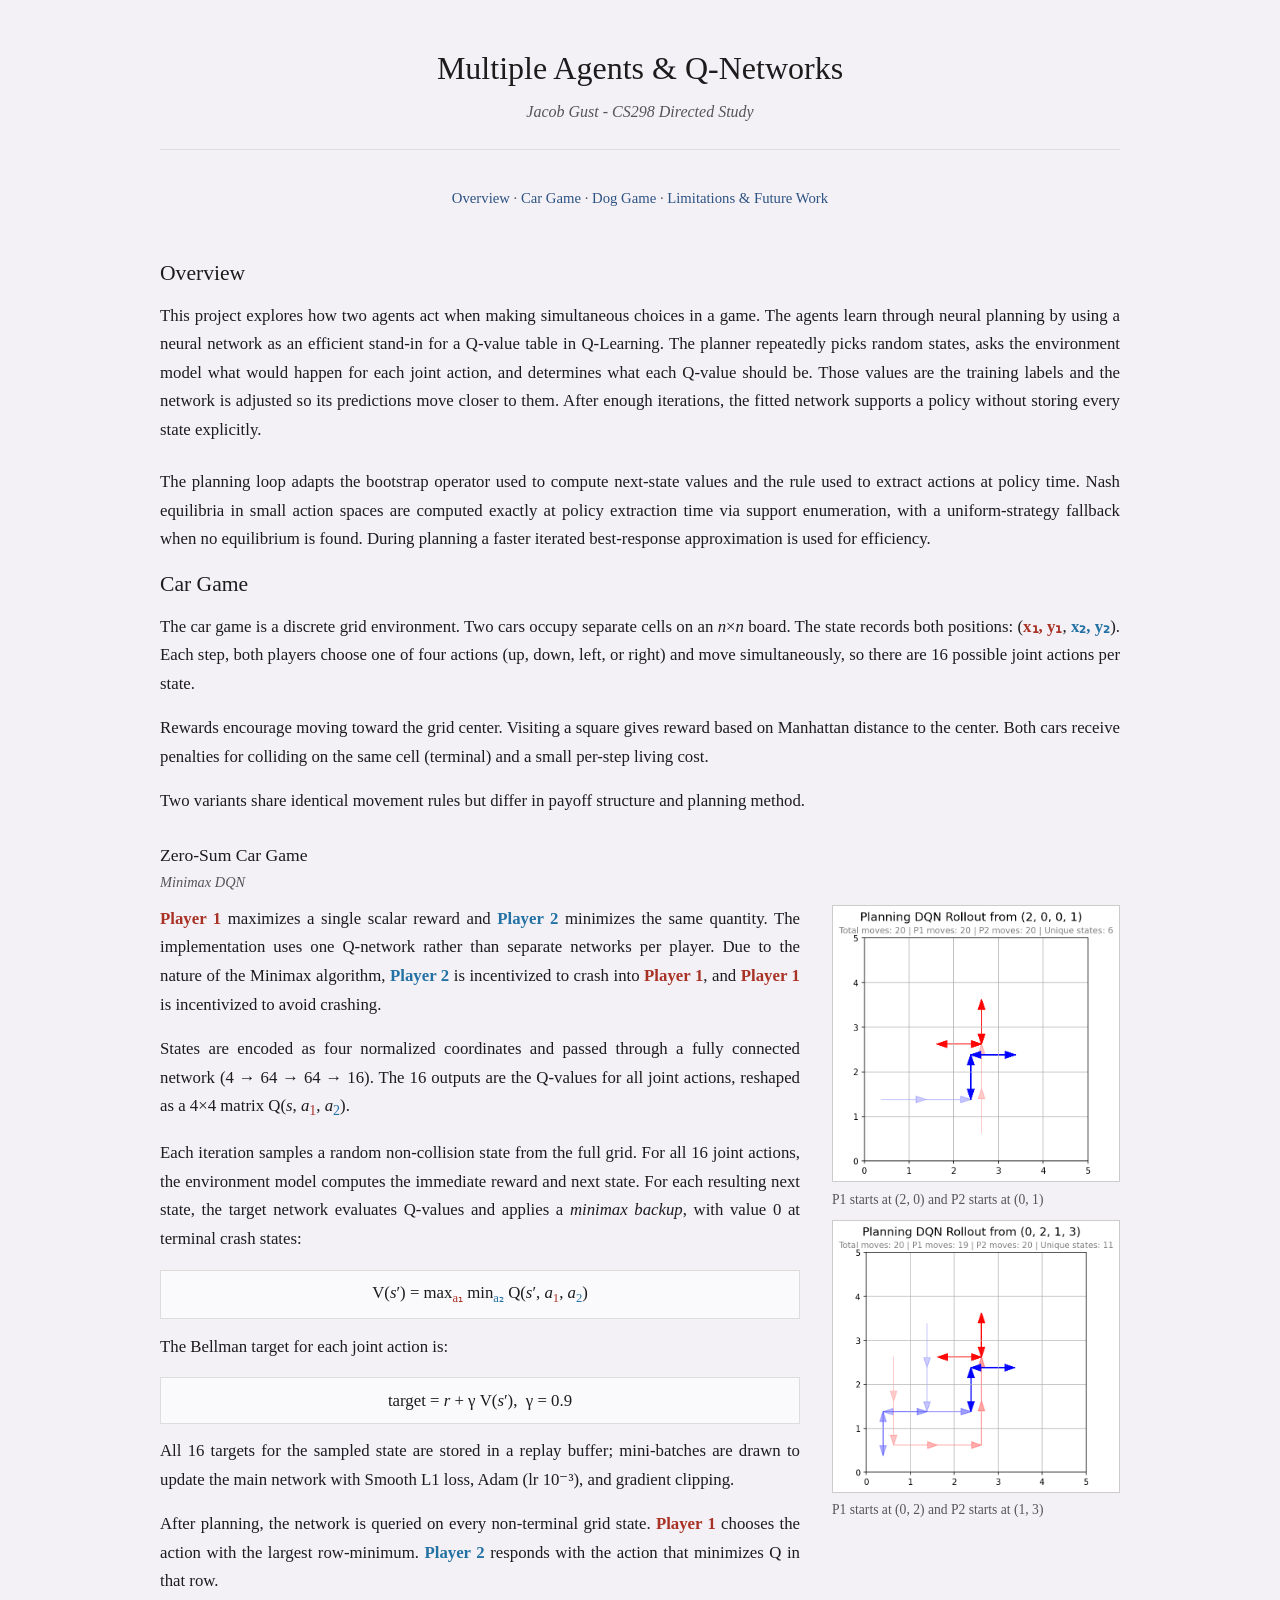
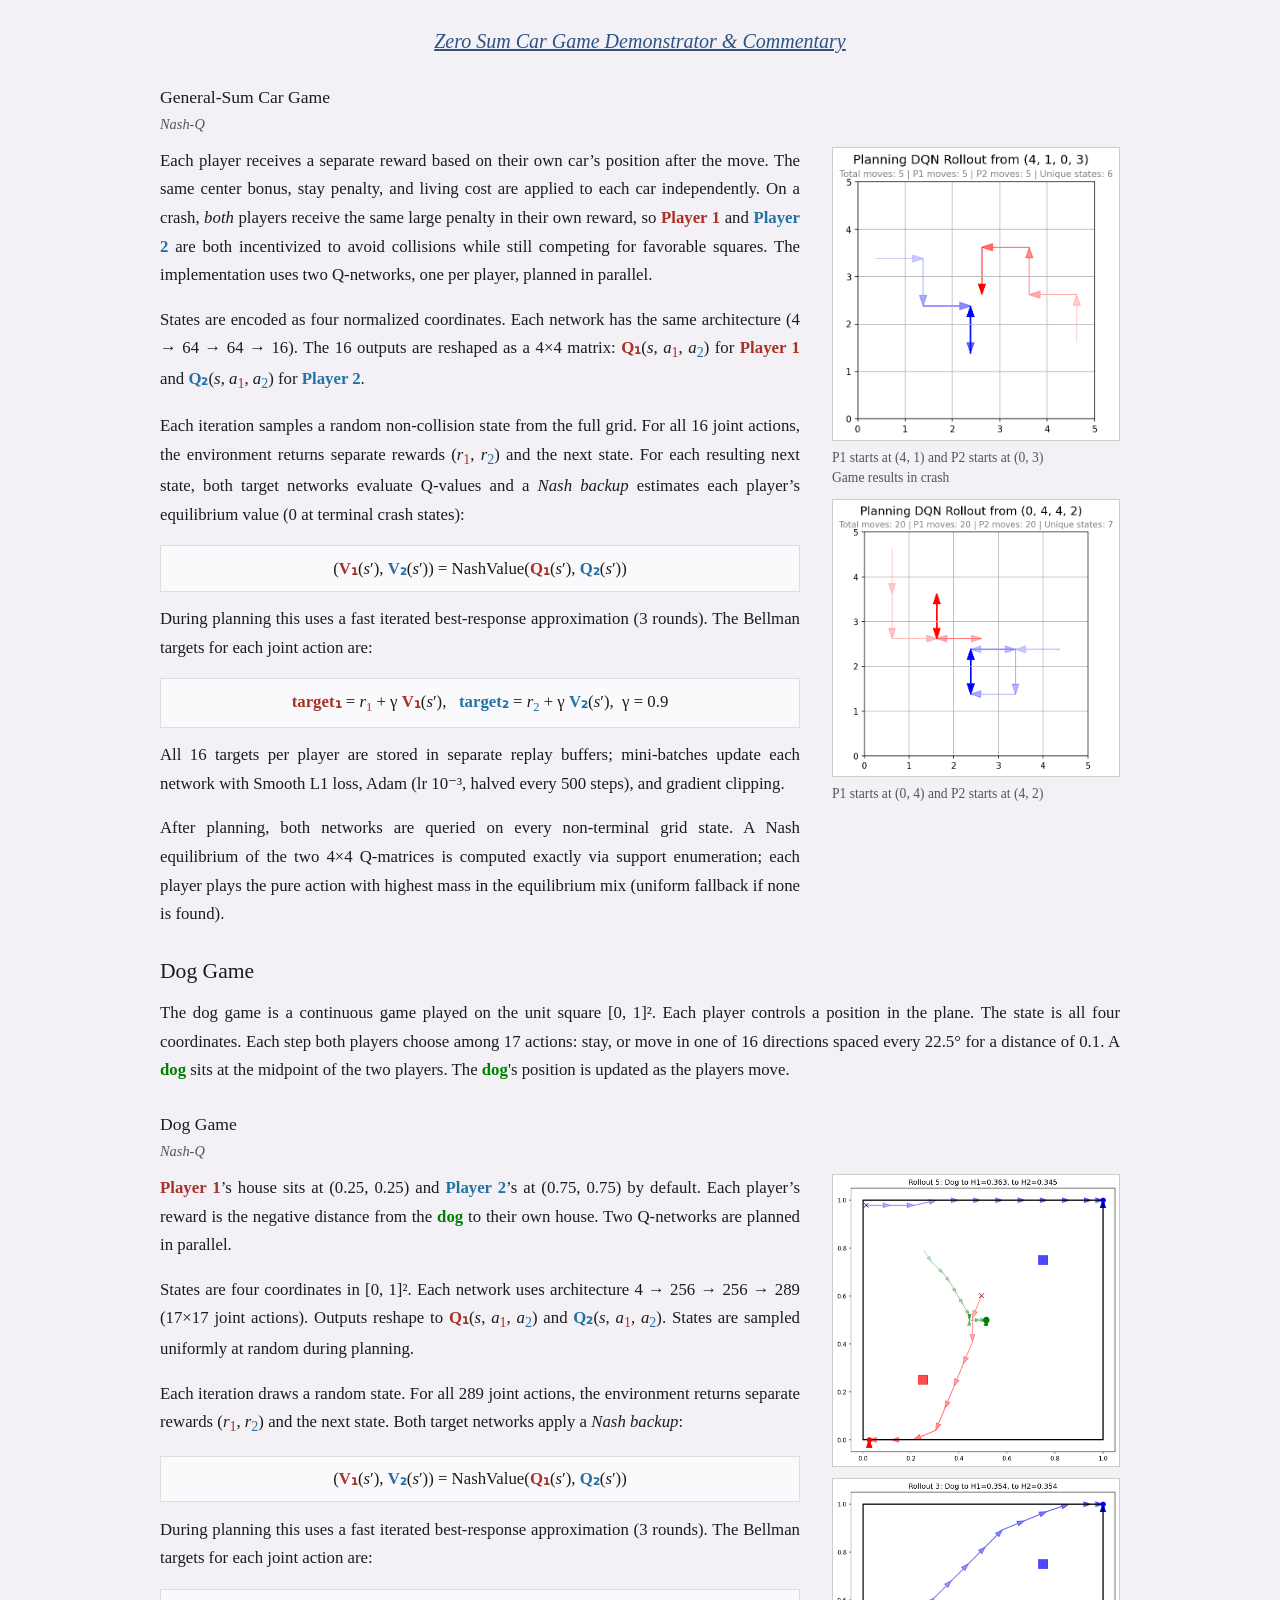
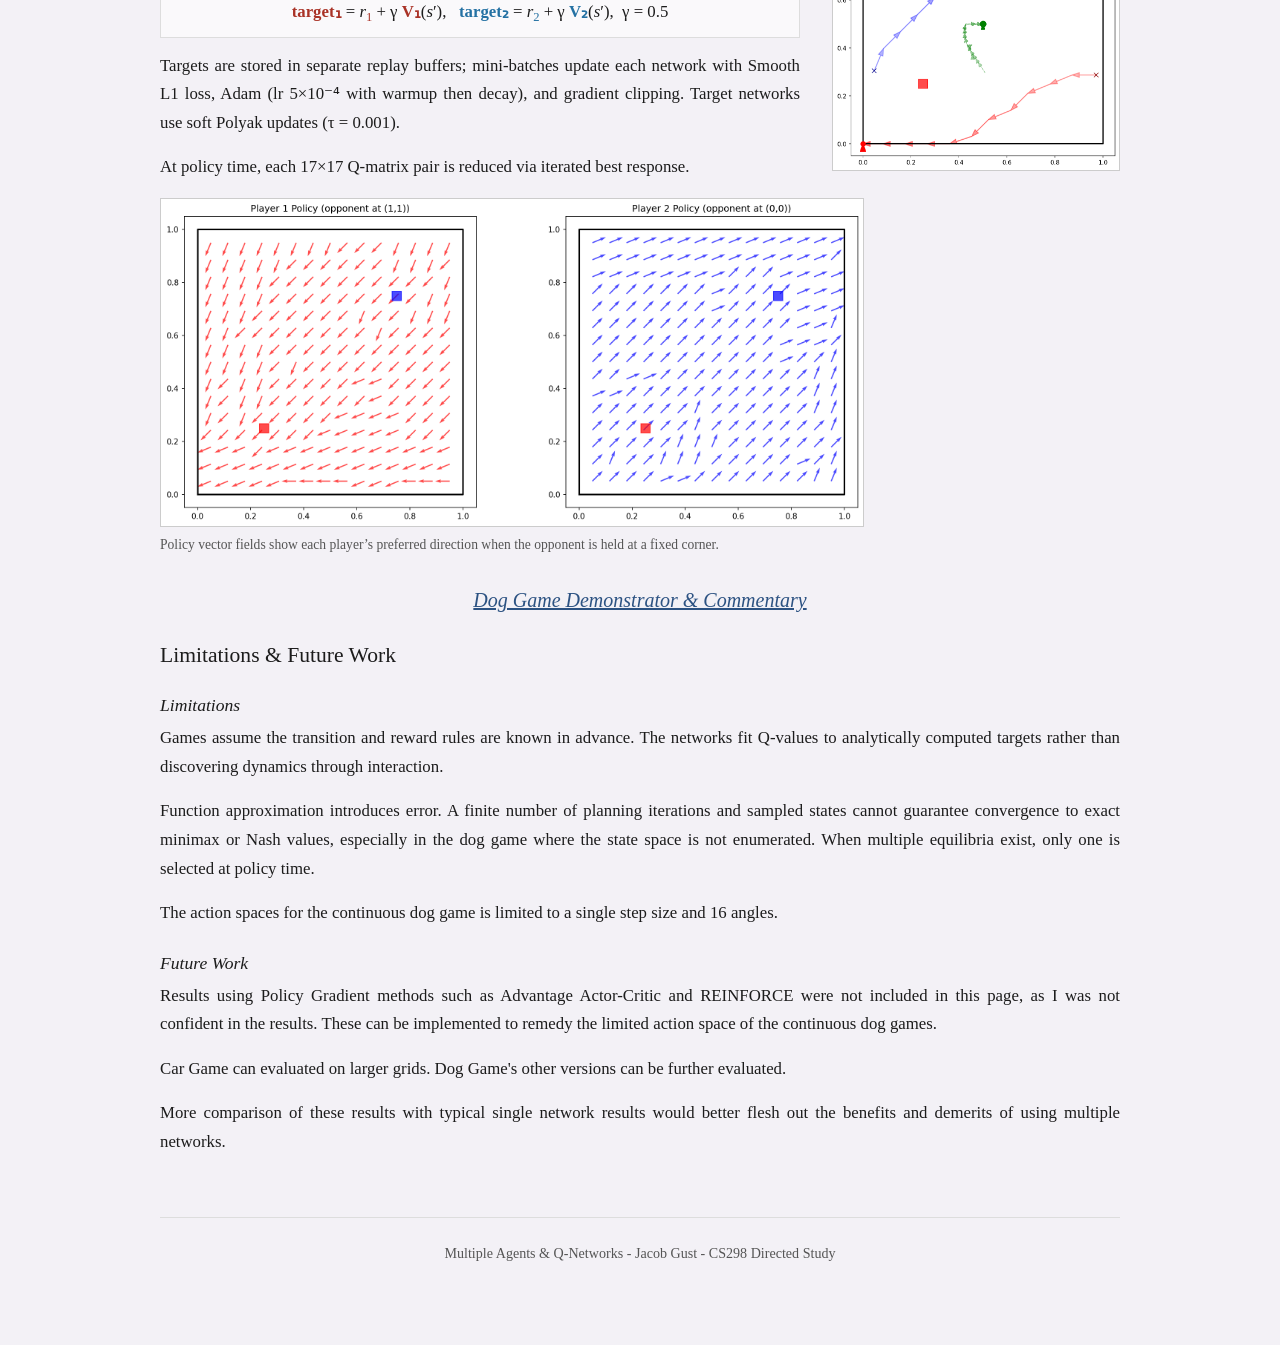
<file: index.html>
<!DOCTYPE html>
<html lang="en">
  <head>
    <meta charset="utf-8">
    <meta name="viewport" content="width=device-width, initial-scale=1">
    <title>Multiple Agents &amp; Q-Networks</title>
    <link rel="stylesheet" href="style.css">
  </head>
  <body>
    <main class="page">
      <header class="site-header">
        <h1 class="site-title">Multiple Agents &amp; Q-Networks</h1>
        <p class="site-subtitle">Jacob Gust - CS298 Directed Study</p>
      </header>

      <ul class="page-nav">
        <li><a href="#overview">Overview</a></li>
        <li><a href="#cargames">Car Game</a></li>
        <li><a href="#doggame">Dog Game</a></li>
        <li><a href="#limitations">Limitations &amp; Future Work</a></li>
      </ul>

      <section id="overview">
        <h2>Overview</h2>
        <p class="lede">
          This project explores how two agents act when making simultaneous choices in a game.
          The agents learn through neural planning by using a neural network as an efficient stand-in for a Q-value table in Q-Learning.
          The planner repeatedly picks random states, asks the environment model what would happen for each joint action,
          and determines what each Q-value should be.
          Those values are the training labels and the network is adjusted so its predictions move closer to them.
          After enough iterations, the fitted network supports a policy without storing every state explicitly.
        </p>
        <p>
          The planning loop adapts the bootstrap
          operator used to compute next-state values and the rule used to extract actions at
          policy time.
          Nash equilibria in small action spaces are computed exactly at policy extraction
          time via support enumeration, with a uniform-strategy fallback when no equilibrium
          is found. During planning a faster iterated best-response approximation is used for efficiency.
        </p>
      </section>

      <section id="cargames">
        <h2>Car Game</h2>
        <p>
          The car game is a discrete grid environment. Two cars occupy separate cells on an
          <em>n</em>×<em>n</em> board. The state records both positions:
          (<span class="agent-p1">x₁, y₁</span>,
          <span class="agent-p2">x₂, y₂</span>). Each step, both players choose one of
          four actions (up, down, left, or right) and move simultaneously, so there are
          16 possible joint actions per state.
        </p>
        <p>
          Rewards encourage moving toward the grid center. Visiting a square gives reward based on Manhattan
          distance to the center. Both cars receive penalties for colliding on the same cell (terminal)
          and a small per-step living cost. 
        </p>
        <p>
          Two variants share identical movement rules but differ in payoff structure and
          planning method.
        </p>

        <div class="game-block" id="car-zero">
          <h3>Zero-Sum Car Game</h3>
          <p class="game-meta">Minimax DQN</p>

          <div class="with-figure">
            <div>
              <p>
                <span class="agent-p1">Player 1</span> maximizes a single scalar reward and
                <span class="agent-p2">Player 2</span> minimizes the same
                quantity. The implementation 
                uses one Q-network rather than separate
                networks per player.
                Due to the nature of the Minimax algorithm,
                <span class="agent-p2">Player 2</span> is incentivized to crash into
                <span class="agent-p1">Player 1</span>, and
                <span class="agent-p1">Player 1</span> is incentivized to avoid crashing.
              </p>
              <p>
                States are encoded as four normalized coordinates
                and passed through a fully connected network (4 → 64 → 64 → 16). The 16 outputs are the Q-values for all joint actions, reshaped
                as a 4×4 matrix Q(<em>s</em>, <em>a</em><sub class="sub-p1">1</sub>, <em>a</em><sub class="sub-p2">2</sub>).
              </p>
              <p>
                Each iteration samples a random non-collision state from the full grid. For
                all 16 joint actions, the environment model computes the immediate reward and
                next state. For each resulting next state, the target network evaluates Q-values
                and applies a <em>minimax backup</em>, with value 0 at terminal crash states:
              </p>
              <p class="formula">
                V(<em>s</em>′) = max<sub class="sub-p1">a₁</sub> min<sub class="sub-p2">a₂</sub> Q(<em>s</em>′, <em>a</em><sub class="sub-p1">1</sub>, <em>a</em><sub class="sub-p2">2</sub>)
              </p>
              <p>
                The Bellman target for each joint action is:
              </p>
              <p class="formula">
                target = <em>r</em> + γ V(<em>s</em>′),&nbsp;&nbsp;γ = 0.9
              </p>
              <p>
                All 16 targets for the sampled state are stored in a replay buffer;
                mini-batches are drawn to update the main network with Smooth L1 loss, Adam
                (lr 10⁻³), and gradient clipping. 
              </p>
              <p>
                After planning, the network is queried on every
                non-terminal grid state. <span class="agent-p1">Player 1</span> chooses the action with the largest row-minimum.
                <span class="agent-p2">Player 2</span> responds with the action that minimizes Q in that row. 
              </p>
            </div>

            <div class="figure-stack">
              <figure>
                <div class="figure-frame">
                  <img
                    src="cargame_zerosum/rollout_3.png"
                    alt="Zero-sum car game rollout on a 5 by 5 grid"
                  >
                </div>
                <figcaption>
                  P1 starts at (2, 0) and P2 starts at (0, 1)
                </figcaption>
              </figure>
              <figure>
                <div class="figure-frame">
                  <img
                    src="cargame_zerosum/rollout_1.png"
                    alt="Second zero-sum car game rollout on a 5 by 5 grid"
                  >
                </div>
                <figcaption>
                  P1 starts at (0, 2) and P2 starts at (1, 3)
                </figcaption>
              </figure>
            </div>
          </div>
        </div>

        <p class="game-demo-link"><a href="three_viz/car/zerosum.html"><em>Zero Sum Car Game Demonstrator &amp; Commentary</em></a></p>

        <div class="game-block" id="car-gensum">
          <h3>General-Sum Car Game</h3>
          <p class="game-meta">Nash-Q</p>

          <div class="with-figure">
            <div>
              <p>
                Each player receives a separate reward based on their own car’s position after
                the move. The same center bonus, stay penalty, and living cost are applied to each
                car independently. On a crash, <em>both</em> players receive the same large
                penalty in their own reward, so <span class="agent-p1">Player 1</span> and
                <span class="agent-p2">Player 2</span> are both incentivized to avoid
                collisions while still competing for favorable squares. The implementation
                uses two Q-networks, one per player, planned in parallel.
              </p>
              <p>
                States are encoded as four normalized coordinates. Each network has the same
                architecture (4 → 64 → 64 → 16). The 16 outputs are reshaped as a 4×4 matrix:
                <span class="agent-p1">Q₁</span>(<em>s</em>, <em>a</em><sub class="sub-p1">1</sub>, <em>a</em><sub class="sub-p2">2</sub>) for <span class="agent-p1">Player 1</span> and
                <span class="agent-p2">Q₂</span>(<em>s</em>, <em>a</em><sub class="sub-p1">1</sub>, <em>a</em><sub class="sub-p2">2</sub>) for <span class="agent-p2">Player 2</span>.
              </p>
              <p>
                Each iteration samples a random non-collision state from the full grid. For
                all 16 joint actions, the environment returns separate rewards
                (<em>r</em><sub class="sub-p1">1</sub>, <em>r</em><sub class="sub-p2">2</sub>) and the next state. For each resulting next state,
                both target networks evaluate Q-values and a <em>Nash backup</em> estimates
                each player’s equilibrium value (0 at terminal crash states):
              </p>
              <p class="formula">
                (<span class="agent-p1">V₁</span>(<em>s</em>′), <span class="agent-p2">V₂</span>(<em>s</em>′)) = NashValue(<span class="agent-p1">Q₁</span>(<em>s</em>′), <span class="agent-p2">Q₂</span>(<em>s</em>′))
              </p>
              <p>
                During planning this uses a fast iterated best-response approximation (3
                rounds). The Bellman targets for each joint action are:
              </p>
              <p class="formula">
                <span class="agent-p1">target₁</span> = <em>r</em><sub class="sub-p1">1</sub> + γ <span class="agent-p1">V₁</span>(<em>s</em>′),&nbsp;&nbsp;
                <span class="agent-p2">target₂</span> = <em>r</em><sub class="sub-p2">2</sub> + γ <span class="agent-p2">V₂</span>(<em>s</em>′),&nbsp;&nbsp;γ = 0.9
              </p>
              <p>
                All 16 targets per player are stored in separate replay buffers; mini-batches
                update each network with Smooth L1 loss, Adam (lr 10⁻³, halved every 500 steps),
                and gradient clipping. 
              </p>
              <p>
                After planning, both networks are queried on every non-terminal grid state.
                A Nash equilibrium of the two 4×4 Q-matrices is computed exactly via support enumeration; each player plays the pure action
                with highest mass in the equilibrium mix (uniform fallback if none is found).
              </p>
            </div>

            <div class="figure-stack">
              <figure>
                <div class="figure-frame">
                  <img
                    src="cargame_gensum/rollout_3.png"
                    alt="General-sum car game rollout from state 1, 1, 3, 4"
                  >
                </div>
                <figcaption>
                  P1 starts at (4, 1) and P2 starts at (0, 3)
                  <br> Game results in crash
                </figcaption>
              </figure>
              <figure>
                <div class="figure-frame">
                  <img
                    src="cargame_gensum/rollout_1.png"
                    alt="Second general-sum car game rollout on a 5 by 5 grid"
                  >
                </div>
                <figcaption>
                  P1 starts at (0, 4) and P2 starts at (4, 2)
                </figcaption>
              </figure>
            </div>
          </div>
        </div>
      </section>

      <section id="doggame">
        <h2>Dog Game</h2>
        <p>
          The dog game is a continuous game played on the unit square [0, 1]². Each player
          controls a position in the plane. The state is all four coordinates. Each step both
          players choose among 17 actions: stay, or move in one of 16 directions spaced every
          22.5° for a distance of 0.1. A <span class="agent-dog">dog</span> sits at the midpoint of the two players. The <span class="agent-dog">dog</span>'s position
          is updated as the players move. 
        </p>

        <div class="game-block" id="dog-competitive">
          <h3>Dog Game</h3>
          <p class="game-meta">Nash-Q</p>

          <div class="with-figure">
            <div>
              <p>
                <span class="agent-p1">Player 1</span>’s house sits at (0.25, 0.25) and
                <span class="agent-p2">Player 2</span>’s at (0.75, 0.75) by default.
                 Each player’s reward is the negative
                distance from the <span class="agent-dog">dog</span> to their own house.
                Two Q-networks are planned in parallel.
              </p>
              <p>
                States are four coordinates in [0, 1]². Each network uses architecture
                4 → 256 → 256 → 289 (17×17 joint actions). Outputs reshape to
                <span class="agent-p1">Q₁</span>(<em>s</em>, <em>a</em><sub class="sub-p1">1</sub>, <em>a</em><sub class="sub-p2">2</sub>) and
                <span class="agent-p2">Q₂</span>(<em>s</em>, <em>a</em><sub class="sub-p1">1</sub>, <em>a</em><sub class="sub-p2">2</sub>).
                States are sampled uniformly at random during planning.
              </p>
              <p>
                Each iteration draws a random state. For all 289 joint actions, the environment
                returns separate rewards (<em>r</em><sub class="sub-p1">1</sub>, <em>r</em><sub class="sub-p2">2</sub>) and the next state.
                Both target networks apply a <em>Nash backup</em>:
              </p>
              <p class="formula">
                (<span class="agent-p1">V₁</span>(<em>s</em>′), <span class="agent-p2">V₂</span>(<em>s</em>′)) = NashValue(<span class="agent-p1">Q₁</span>(<em>s</em>′), <span class="agent-p2">Q₂</span>(<em>s</em>′))
              </p>
              <p>
                During planning this uses a fast iterated best-response approximation (3
                rounds). The Bellman targets for each joint action are:
              </p>
              <p class="formula">
                <span class="agent-p1">target₁</span> = <em>r</em><sub class="sub-p1">1</sub> + γ <span class="agent-p1">V₁</span>(<em>s</em>′),&nbsp;&nbsp;
                <span class="agent-p2">target₂</span> = <em>r</em><sub class="sub-p2">2</sub> + γ <span class="agent-p2">V₂</span>(<em>s</em>′),&nbsp;&nbsp;γ = 0.5
              </p>
              <p>
                Targets are stored in separate replay buffers; mini-batches update each network
                with Smooth L1 loss, Adam (lr 5×10⁻⁴ with warmup then decay), and gradient
                clipping. Target networks use soft Polyak updates (τ = 0.001). 
              </p>
              <p>
                At policy time, each 17×17 Q-matrix pair is reduced via iterated best response.
              </p>
            </div>

            <div class="figure-stack">
              <figure>
                <div class="figure-frame">
                  <img
                    src="doggame/rollout_5.png"
                    alt="Competitive dog game rollout showing players and dog midpoint"
                  >
                </div>
              </figure>
              <figure>
                <div class="figure-frame">
                  <img
                    src="doggame/rollout_3.png"
                    alt="Second competitive dog game rollout"
                  >
                </div>
              </figure>
            </div>
          </div>

          <div class="with-figure with-figure-wide">
            <figure class="figure-wide">
              <div class="figure-frame">
                <img
                  src="doggame/vector_fields.png"
                  alt="Policy vector fields for Player 1 and Player 2 in the competitive dog game"
                >
              </div>
              <figcaption>
                Policy vector fields show each player’s preferred direction when the opponent
              is held at a fixed corner.
              </figcaption>
            </figure>
          </div>
        </div>

        <p class="game-demo-link"><a href="three_viz/dog/doggame.html"><em>Dog Game Demonstrator &amp; Commentary</em></a></p>

      </section>

      <section id="limitations">
        <h2>Limitations &amp; Future Work</h2>

        <h3>Limitations</h3>
        <p>
          Games assume the transition and reward rules are known
          in advance. The networks fit Q-values to analytically computed targets rather than
          discovering dynamics through interaction.
        </p>
        <p>
          Function approximation introduces error. A finite number of planning iterations
          and sampled states cannot guarantee convergence to exact minimax or Nash values,
          especially in the dog game where the state space is not enumerated. When
          multiple equilibria exist, only one is selected at policy time.
        </p>
        <p>
          The action spaces for the continuous dog game is limited to a single step size and 16 angles.
        </p>
        <h3>Future Work</h3>
        <p>
          Results using Policy Gradient methods such as 
          Advantage Actor-Critic and REINFORCE were not included in this page, 
          as I was not confident in the results. These can be implemented to remedy the 
          limited action space of the continuous dog games.
        </p>
        <p>
          Car Game can evaluated on larger grids. Dog Game's other versions can be further evaluated.
        </p>
        <p>
          More comparison of these results with typical single network results would
          better flesh out the benefits and demerits of using multiple networks.
        </p>
      </section>

      <footer class="site-footer">
        <p>Multiple Agents &amp; Q-Networks - Jacob Gust - CS298 Directed Study</p>
      </footer>
    </main>
  </body>
</html>
</file>
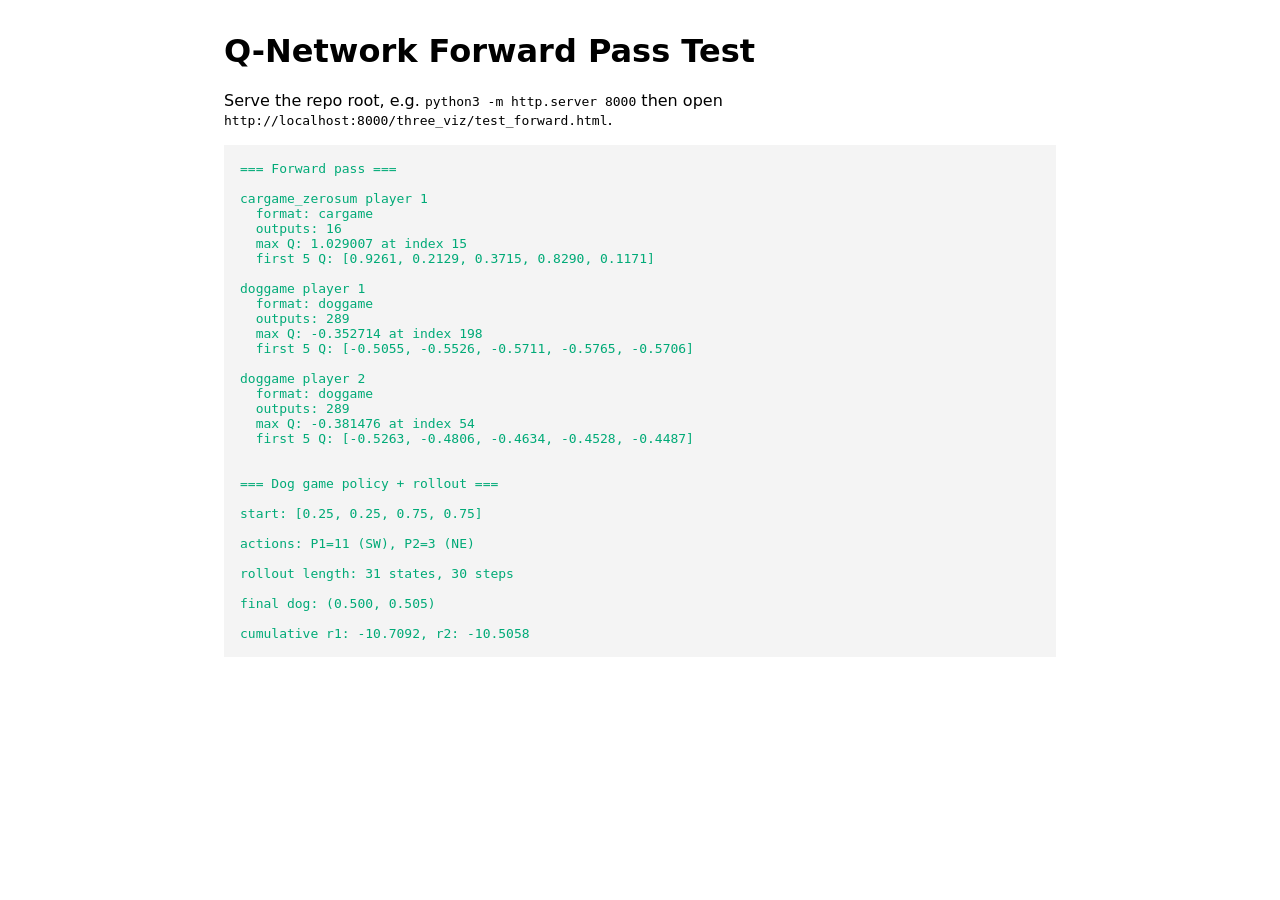
<file: three_viz/test_forward.html>
<!DOCTYPE html>
<html lang="en">
  <head>
    <meta charset="utf-8">
    <meta name="viewport" content="width=device-width, initial-scale=1">
    <title>Q-Network Forward Pass Test</title>
    <style>
      body { font-family: system-ui, sans-serif; max-width: 52rem; margin: 2rem auto; padding: 0 1rem; }
      pre { background: #f4f4f4; padding: 1rem; overflow-x: auto; white-space: pre-wrap; }
      .ok { color: #0a7; }
      .err { color: #c33; }
    </style>
  </head>
  <body>
    <h1>Q-Network Forward Pass Test</h1>
    <p>
      Serve the repo root, e.g.
      <code>python3 -m http.server 8000</code> then open
      <code>http://localhost:8000/three_viz/test_forward.html</code>.
    </p>
    <div id="out">Loading…</div>
    <script type="module">
      import { loadWeights, qValues } from "./qnetwork.js";
      import { createDogEnv, DEFAULT_HORIZON } from "./dog/environment.js";
      import { actionsForState, rolloutDetailed } from "./dog/policy.js";
      import { ACTION_NAMES } from "./dog/environment.js";

      const out = document.getElementById("out");

      async function testForward(name, url, state, gridSize) {
        const model = await loadWeights(url);
        const q = qValues(model, state, { gridSize });
        const max = Math.max(...q);
        const argmax = q.indexOf(max);
        return (
          `${name}\n` +
          `  format: ${model.format}\n` +
          `  outputs: ${q.length}\n` +
          `  max Q: ${max.toFixed(6)} at index ${argmax}\n` +
          `  first 5 Q: [${q.slice(0, 5).map((v) => v.toFixed(4)).join(", ")}]`
        );
      }

      try {
        const lines = [];

        lines.push("=== Forward pass ===");
        lines.push(await testForward(
          "cargame_zerosum player 1",
          "../cargame_zerosum/weights_player1.json",
          [0, 0, 4, 4],
          5,
        ));
        lines.push(await testForward(
          "doggame player 1",
          "../doggame/weights_player1.json",
          [0.25, 0.25, 0.75, 0.75],
        ));
        lines.push(await testForward(
          "doggame player 2",
          "../doggame/weights_player2.json",
          [0.25, 0.25, 0.75, 0.75],
        ));

        lines.push("\n=== Dog game policy + rollout ===");
        const model1 = await loadWeights("../doggame/weights_player1.json");
        const model2 = await loadWeights("../doggame/weights_player2.json");
        const env = createDogEnv();
        const start = [0.25, 0.25, 0.75, 0.75];
        const [a1, a2] = actionsForState(model1, model2, start);
        lines.push(`start: [${start.join(", ")}]`);
        lines.push(`actions: P1=${a1} (${ACTION_NAMES[a1]}), P2=${a2} (${ACTION_NAMES[a2]})`);

        const { traj, steps } = rolloutDetailed(env, model1, model2, start, DEFAULT_HORIZON);
        lines.push(`rollout length: ${traj.length} states, ${steps.length} steps`);
        const last = steps[steps.length - 1];
        lines.push(
          `final dog: (${((last.to[0] + last.to[2]) / 2).toFixed(3)}, ` +
          `${((last.to[1] + last.to[3]) / 2).toFixed(3)})`,
        );
        lines.push(
          `cumulative r1: ${last.cumulativeR1.toFixed(4)}, ` +
          `r2: ${last.cumulativeR2.toFixed(4)}`,
        );

        out.innerHTML = `<pre class="ok">${lines.join("\n\n")}</pre>`;
      } catch (err) {
        out.innerHTML = `<pre class="err">${err.message}\n\n${err.stack ?? ""}</pre>`;
      }
    </script>
  </body>
</html>
</file>
<file: style.css>
:root {
  --bg: #f3f1f6;
  --inset: #e8e6ef;
  --surface: #ffffff;
  --text: #1c1c1c;
  --muted: #555555;
  --border: #cccccc;
  --rule: #dddddd;

  --p1: #a93226;
  --p2: #2471a3;
  --dog: #008000;
  --link: #2c5282;

  --font-serif: "Georgia", "Times New Roman", Times, serif;
  --font-mono: ui-monospace, "Cascadia Code", "Source Code Pro", Menlo, Consolas, monospace;

  --measure: 64rem;
  --figure-width: 18rem;
  --figure-width-wide: 44rem;
  --space: 1.5rem;
}

*,
*::before,
*::after {
  box-sizing: border-box;
}

html {
  scroll-behavior: smooth;
}

body {
  margin: 0;
  color: var(--text);
  font-family: var(--font-serif);
  font-size: 1.05rem;
  line-height: 1.7;
  background-color: var(--bg);
}

.page {
  max-width: var(--measure);
  margin: 0 auto;
  padding: 3rem 2rem 4rem;
}

/* --- Header (paper title block) --- */

.site-header {
  margin-bottom: calc(var(--space) * 1.5);
  padding-bottom: var(--space);
  text-align: center;
  border-bottom: 1px solid var(--rule);
}

.site-title {
  margin: 0 0 0.5rem;
  font-size: clamp(1.65rem, 3.5vw, 2rem);
  font-weight: 400;
  line-height: 1.3;
}

.site-subtitle {
  margin: 0;
  color: var(--muted);
  font-size: 1rem;
  font-style: italic;
  text-align: center;
}

/* --- Simple scroll nav --- */

.page-nav {
  margin: 0 0 calc(var(--space) * 2);
  padding: 0;
  list-style: none;
  text-align: center;
  font-size: 0.92rem;
  font-family: var(--font-serif);
  color: var(--muted);
}

.page-nav li {
  display: inline;
}

.page-nav li + li::before {
  content: " · ";
}

.page-nav a {
  color: var(--link);
  text-decoration: none;
}

.page-nav a:hover {
  text-decoration: underline;
}

/* --- Typography --- */

.lede {
  margin: 0 0 var(--space);
  font-size: 1.05rem;
}

h2,
h3 {
  font-weight: 400;
  line-height: 1.35;
}

h2 {
  margin: calc(var(--space) * 2.25) 0 0.85rem;
  font-size: 1.35rem;
}

h2:first-of-type {
  margin-top: 0;
}

h3 {
  margin: 1.5rem 0 0.4rem;
  font-size: 1.1rem;
  font-style: italic;
}

p {
  margin: 0 0 1rem;
  text-align: justify;
  hyphens: auto;
}

a {
  color: var(--link);
}

ul,
ol {
  margin: 0 0 1rem;
  padding-left: 1.5rem;
}

li + li {
  margin-top: 0.3rem;
}

strong {
  font-weight: 600;
}

/* --- Player 1 (red) / Player 2 (blue) --- */

.agent-p1,
.sub-p1 {
  color: var(--p1);
}

.agent-p2,
.sub-p2 {
  color: var(--p2);
}

.agent-p1,
.agent-p2,
.agent-dog {
  font-weight: 600;
}

.agent-dog,
.sub-dog {
  color: var(--dog);
}

#doggame .agent-dog {
  color: var(--dog);
  font-weight: 600;
}

/* --- Figures (compact, accompanying) --- */

figure {
  margin: 0;
  padding: 0;
  max-width: var(--figure-width);
}

.figure-frame {
  margin: 0;
  padding: 0;
  background: var(--surface);
  border: 1px solid var(--border);
}

.figure-frame img {
  display: block;
  width: 100%;
  height: auto;
}

figcaption {
  margin-top: 0.45rem;
  font-size: 0.85rem;
  color: var(--muted);
  line-height: 1.5;
  text-align: left;
  hyphens: none;
}

figcaption strong {
  color: var(--text);
  font-weight: 600;
}

.with-figure {
  display: flex;
  flex-wrap: wrap;
  gap: 1.25rem 2rem;
  align-items: flex-start;
  margin: 0 0 1rem;
}

.with-figure > :not(figure) {
  flex: 1 1 16rem;
  min-width: 0;
}

.with-figure > figure,
.with-figure > .figure-stack {
  flex: 0 0 var(--figure-width);
}

.figure-stack {
  display: flex;
  flex-direction: column;
  gap: 0.65rem;
}

.figure-stack figure {
  max-width: 100%;
}

.with-figure-wide {
  flex-direction: column;
}

.with-figure-wide > p {
  flex: none;
  max-width: 48rem;
}

.with-figure-wide > figure.figure-wide {
  flex: none;
  max-width: var(--figure-width-wide);
  width: 100%;
}

/* --- Code --- */

pre {
  margin: 1rem 0 1.25rem;
  padding: 0.75rem 1rem;
  overflow-x: auto;
  font-family: var(--font-mono);
  font-size: 0.82rem;
  line-height: 1.5;
  text-align: left;
  background: var(--inset);
  border: 1px solid var(--rule);
}

code {
  font-family: var(--font-mono);
  font-size: 0.88em;
}

p code,
li code {
  padding: 0.05em 0.25em;
  background: var(--inset);
}

/* --- Tables --- */

table {
  width: 100%;
  margin: 1rem 0 1.25rem;
  border-collapse: collapse;
  font-size: 0.92rem;
}

th,
td {
  padding: 0.5rem 0.65rem;
  text-align: left;
  border-top: 1px solid var(--border);
  border-bottom: 1px solid var(--border);
  vertical-align: top;
}

th {
  font-weight: 600;
  border-bottom: 2px solid var(--border);
}

/* --- Game sections (no cards — prose blocks) --- */

.game-block {
  margin: 1.75rem 0;
}

.game-block h3 {
  margin-top: 0;
  font-style: normal;
}

.game-meta {
  margin: -0.25rem 0 0.65rem;
  font-size: 0.9rem;
  color: var(--muted);
  font-style: italic;
  text-align: left;
}

.game-demo-link {
  margin: 1.5rem 0;
  font-size: 1.25rem;
  font-style: italic;
  text-align: center;
}

.game-block p:last-child {
  margin-bottom: 0;
}

/* Displayed equations */

.formula {
  margin: 0.85rem 0;
  padding: 0.6rem 0.85rem;
  font-family: var(--font-serif);
  font-size: 1.05rem;
  line-height: 1.5;
  text-align: center;
  hyphens: none;
  background: rgba(255, 255, 255, 0.6);
  border: 1px solid var(--rule);
}

.formula sub {
  font-size: 0.75em;
}

/* --- Footer --- */

.site-footer {
  margin-top: calc(var(--space) * 2.5);
  padding-top: var(--space);
  border-top: 1px solid var(--rule);
  font-size: 0.88rem;
  color: var(--muted);
  text-align: center;
}

.site-footer p {
  text-align: center;
  hyphens: none;
}

@media (max-width: 480px) {
  body {
    font-size: 1rem;
  }

  .page {
    padding: 2rem 1.1rem 3rem;
  }

  p {
    text-align: left;
    hyphens: none;
  }

  .page-nav li {
    display: block;
  }

  .page-nav li + li::before {
    content: none;
  }

  .page-nav li + li {
    margin-top: 0.25rem;
  }
}
</file>
